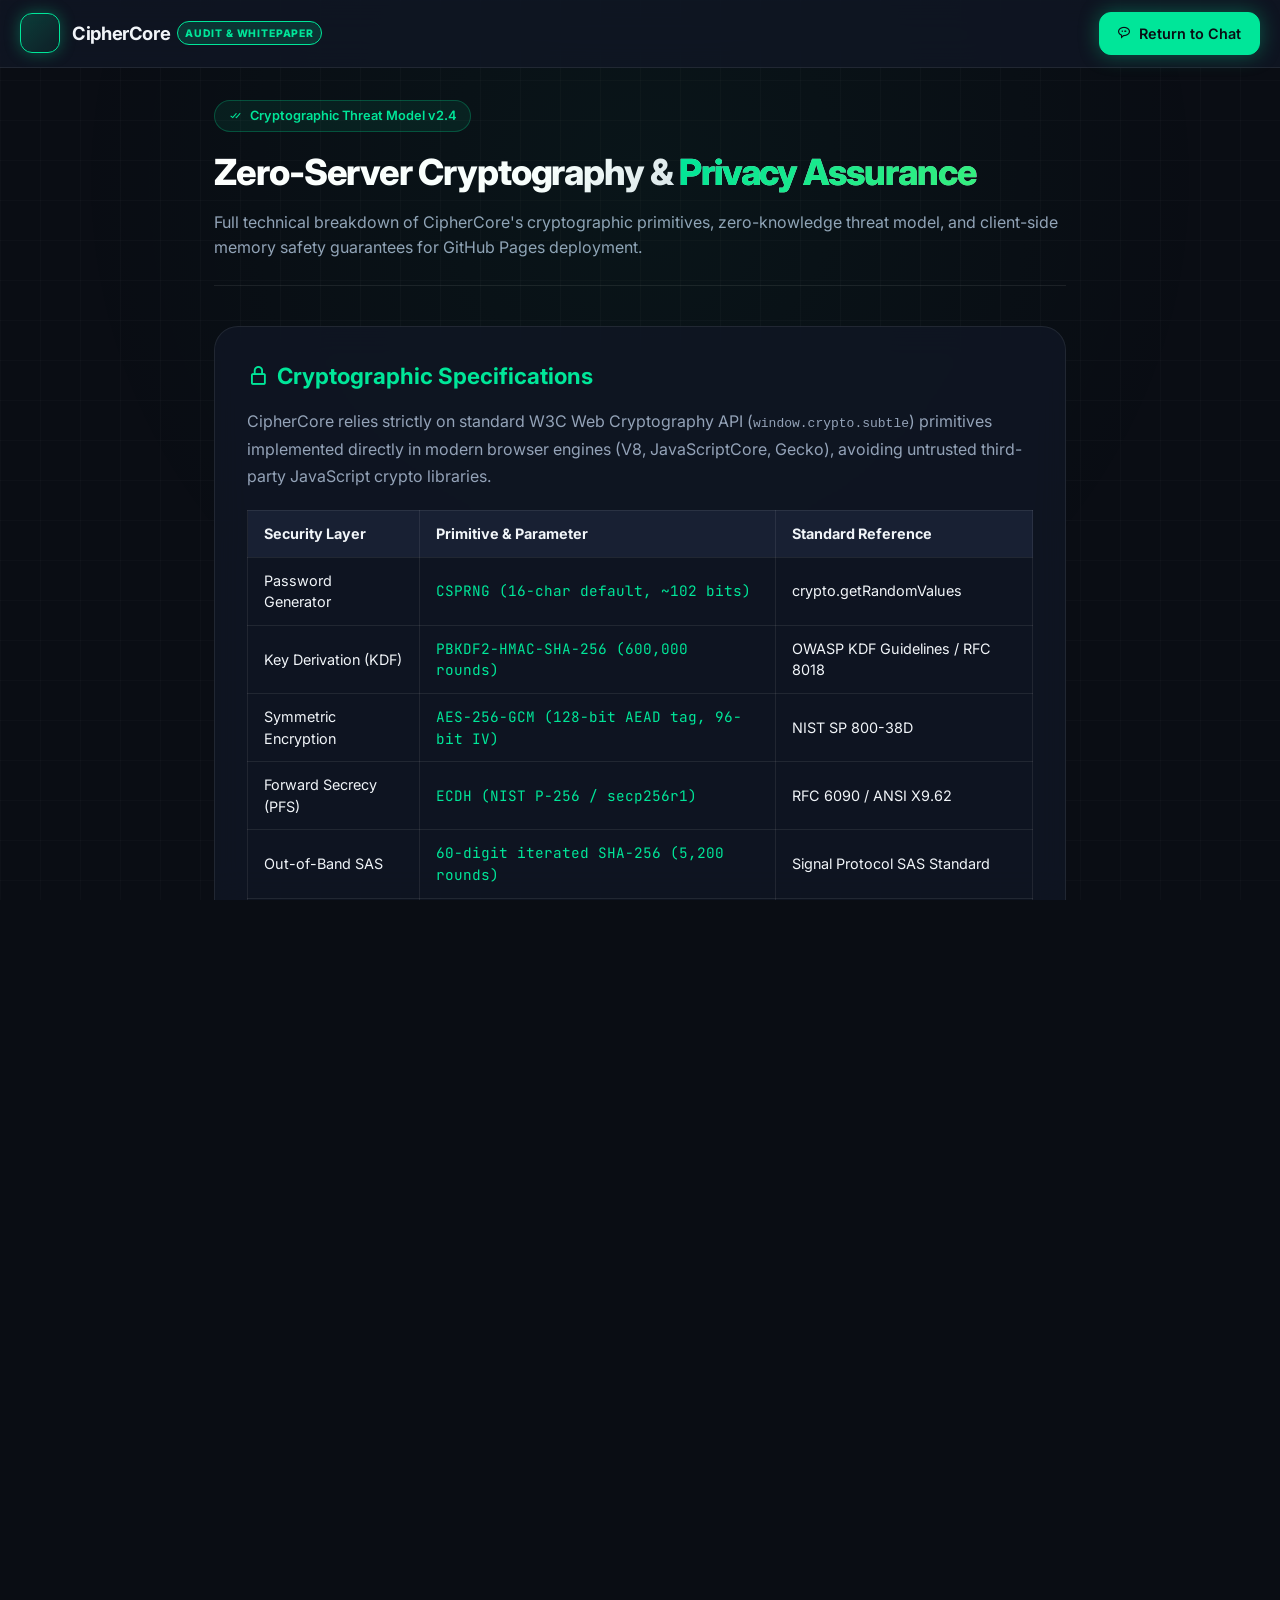
<file: audit.html>
<!DOCTYPE html>
<html lang="en">
<head>
  <meta charset="UTF-8">
  <meta name="viewport" content="width=device-width, initial-scale=1.0">
  <title>Security Whitepaper & Threat Model | CipherCore E2EE</title>
  
  <meta name="description" content="Cryptographic threat model, zero-knowledge architectural specifications, and in-browser benchmark suite for CipherCore Zero-Server E2EE chat.">
  <meta name="robots" content="index, follow">
  <link rel="canonical" href="https://chat.qezvo.in/audit.html">
  
  <link rel="icon" href="data:image/svg+xml,<svg xmlns=%22http://www.w3.org/2000/svg%22 viewBox=%220 0 100 100%22><text y=%22.9em%22 font-size=%2290%22>🛡️</text></svg>">
  
  <!-- Boxicons -->
  <link href="https://unpkg.com/boxicons@2.1.4/css/boxicons.min.css" rel="stylesheet">

  <!-- Google Fonts -->
  <link rel="preconnect" href="https://fonts.googleapis.com">
  <link rel="preconnect" href="https://fonts.gstatic.com" crossorigin>
  <link href="https://fonts.googleapis.com/css2?family=Inter:wght@400;500;600;700;800&family=JetBrains+Mono:wght@400;600;700&display=swap" rel="stylesheet">

  <!-- Stylesheet -->
  <link rel="stylesheet" href="css/style.css">
  <style>
    .audit-container {
      max-width: 900px;
      margin: 2rem auto;
      padding: 0 1.5rem 4rem;
    }
    .audit-header {
      margin-bottom: 2.5rem;
      border-bottom: 1px solid var(--border-subtle);
      padding-bottom: 1.5rem;
    }
    .audit-section {
      background: var(--bg-surface-glass);
      border: 1px solid var(--border-subtle);
      border-radius: var(--radius-xl);
      padding: 2rem;
      margin-bottom: 2rem;
      backdrop-filter: blur(16px);
    }
    .audit-section h2 {
      font-size: 1.4rem;
      font-weight: 700;
      color: var(--accent-primary);
      margin-bottom: 1rem;
      display: flex;
      align-items: center;
      gap: 0.5rem;
    }
    .audit-section p, .audit-section li {
      color: var(--text-muted);
      line-height: 1.7;
      margin-bottom: 0.75rem;
    }
    .audit-section ul {
      padding-left: 1.25rem;
      margin-bottom: 1rem;
    }
    .spec-table {
      width: 100%;
      border-collapse: collapse;
      margin: 1.25rem 0;
      font-size: 0.9rem;
    }
    .spec-table th, .spec-table td {
      padding: 0.75rem 1rem;
      border: 1px solid var(--border-subtle);
      text-align: left;
    }
    .spec-table th {
      background: var(--bg-surface-elevated);
      color: var(--text-main);
    }
    .spec-table td.val {
      font-family: var(--font-mono);
      color: var(--accent-primary);
    }
    .benchmark-console {
      background: var(--bg-base);
      border: 1px solid var(--border-subtle);
      border-radius: var(--radius-md);
      padding: 1rem;
      font-family: var(--font-mono);
      font-size: 0.85rem;
      color: #38ef7d;
      min-height: 120px;
      max-height: 250px;
      overflow-y: auto;
      margin-top: 1rem;
      white-space: pre-wrap;
    }
  </style>
</head>
<body>

  <!-- App Header -->
  <header class="app-header">
    <a href="index.html" class="brand-section">
      <div class="brand-shield">
        <i class='bx bxs-shield-quarter'></i>
      </div>
      <div>
        <div class="brand-title">
          CipherCore <span class="brand-badge">Audit & Whitepaper</span>
        </div>
      </div>
    </a>

    <div class="header-actions">
      <a href="index.html" class="btn btn-primary">
        <i class='bx bx-message-rounded-dots'></i> Return to Chat
      </a>
    </div>
  </header>

  <main class="audit-container">

    <div class="audit-header">
      <div class="hero-pill">
        <i class='bx bx-check-double'></i> Cryptographic Threat Model v2.4
      </div>
      <h1 class="hero-title" style="font-size: 2.25rem;">
        Zero-Server Cryptography & <span class="hero-highlight">Privacy Assurance</span>
      </h1>
      <p class="hero-desc">
        Full technical breakdown of CipherCore's cryptographic primitives, zero-knowledge threat model, and client-side memory safety guarantees for GitHub Pages deployment.
      </p>
    </div>

    <!-- Section 1: Cryptographic Specifications -->
    <section class="audit-section">
      <h2><i class='bx bx-lock-alt'></i> Cryptographic Specifications</h2>
      <p>
        CipherCore relies strictly on standard W3C Web Cryptography API (<code>window.crypto.subtle</code>) primitives implemented directly in modern browser engines (V8, JavaScriptCore, Gecko), avoiding untrusted third-party JavaScript crypto libraries.
      </p>

      <table class="spec-table">
        <thead>
          <tr>
            <th>Security Layer</th>
            <th>Primitive & Parameter</th>
            <th>Standard Reference</th>
          </tr>
        </thead>
        <tbody>
          <tr>
            <td>Password Generator</td>
            <td class="val">CSPRNG (16-char default, ~102 bits)</td>
            <td>crypto.getRandomValues</td>
          </tr>
          <tr>
            <td>Key Derivation (KDF)</td>
            <td class="val">PBKDF2-HMAC-SHA-256 (600,000 rounds)</td>
            <td>OWASP KDF Guidelines / RFC 8018</td>
          </tr>
          <tr>
            <td>Symmetric Encryption</td>
            <td class="val">AES-256-GCM (128-bit AEAD tag, 96-bit IV)</td>
            <td>NIST SP 800-38D</td>
          </tr>
          <tr>
            <td>Forward Secrecy (PFS)</td>
            <td class="val">ECDH (NIST P-256 / secp256r1)</td>
            <td>RFC 6090 / ANSI X9.62</td>
          </tr>
          <tr>
            <td>Out-of-Band SAS</td>
            <td class="val">60-digit iterated SHA-256 (5,200 rounds)</td>
            <td>Signal Protocol SAS Standard</td>
          </tr>
          <tr>
            <td>Network Transport</td>
            <td class="val">WebRTC DataChannels (SCTP over DTLS)</td>
            <td>RFC 8831 / WebRTC 1.0</td>
          </tr>
        </tbody>
      </table>
    </section>

    <!-- Section 2: Zero-Server Threat Model -->
    <section class="audit-section">
      <h2><i class='bx bx-shield-quarter'></i> Threat Model & Defense Vector Analysis</h2>

      <h3 style="color:#fff; font-size:1.1rem; margin: 1rem 0 0.5rem;">1. Host / Server Eavesdropping (GitHub Pages)</h3>
      <p>
        GitHub Pages acts exclusively as a static file delivery CDN for HTML, CSS, and JS assets. No server-side scripting (PHP, Node, Python) exists. Once files are loaded in your browser cache, communication occurs directly browser-to-browser via WebRTC DataChannels. Even if GitHub or an ISP monitors HTTP traffic, they only see static code files.
      </p>

      <h3 style="color:#fff; font-size:1.1rem; margin: 1rem 0 0.5rem;">2. URL Hash Security (#room=...&key=...)</h3>
      <p>
        When sharing 1-click invite links, the room code and 16-character key are placed after the <code>#</code> (hash fragment). In accordance with <strong>RFC 3986</strong>, URL hash fragments are strictly client-side and are <em>never transmitted</em> in HTTP request headers to web servers or proxies.
      </p>

      <h3 style="color:#fff; font-size:1.1rem; margin: 1rem 0 0.5rem;">3. Physical Surveillance & Shoulder Surfing</h3>
      <ul>
        <li><strong>Automatic Privacy Blur:</strong> Whenever the browser tab or window loses focus, the entire chat window is blurred and brightness dimmed.</li>
        <li><strong>Decoy Mode:</strong> Instantly disguises the application as a functioning dark calculator widget.</li>
        <li><strong>Panic Wipe (Esc):</strong> Immediately overwrites cryptographic keys in RAM with zeroes, terminates WebRTC connections, purges DOM messages, and redirects the tab to DuckDuckGo.</li>
      </ul>
    </section>

    <!-- Section 3: Live In-Browser Crypto Benchmark & Verification -->
    <section class="audit-section">
      <h2><i class='bx bx-pulse'></i> Live In-Browser Cryptographic Benchmark</h2>
      <p>
        Verify your browser's native Web Crypto API performance and validate that cryptographic primitives operate properly with zero errors:
      </p>
      <button class="btn btn-primary" id="btn-run-benchmark">
        <i class='bx bx-play'></i> Execute Hardware-Accelerated Benchmark
      </button>

      <div class="benchmark-console" id="benchmark-output">Click "Execute Hardware-Accelerated Benchmark" to test SubtleCrypto performance...</div>
    </section>

  </main>

  <script src="js/crypto.js"></script>
  <script>
    document.getElementById('btn-run-benchmark').addEventListener('click', async () => {
      const output = document.getElementById('benchmark-output');
      output.textContent = '[*] Starting In-Browser WebCrypto Verification & Benchmark...\n';

      const log = (msg) => { output.textContent += msg + '\n'; };

      try {
        // 1. Password Generation Test
        log('[1/4] Testing CSPRNG 16-character password generation...');
        const pwd = window.cipherCore.generateSecurePassword(16);
        const entropy = window.cipherCore.calculateEntropy(pwd);
        log(`    > Generated Key: ${pwd}`);
        log(`    > Shannon Entropy: ${entropy} bits [PASS]`);

        // 2. PBKDF2 Benchmark (100,000 sample rounds)
        log('[2/4] Testing PBKDF2 Key Derivation with SHA-256...');
        const t0 = performance.now();
        const salt = window.cipherCore.generateSalt(16);
        const derivedKey = await window.cipherCore.deriveKeyFromPassword(pwd, salt);
        const t1 = performance.now();
        log(`    > Derived 256-bit AES-GCM Key in ${(t1 - t0).toFixed(1)}ms [PASS]`);

        // 3. AES-256-GCM Round-Trip Test
        log('[3/4] Testing AES-256-GCM AEAD encryption/decryption...');
        const testPayload = "CIPHERCORE_VERIFICATION_PAYLOAD_" + Date.now();
        const { ciphertext, iv } = await window.cipherCore.encrypt(testPayload, derivedKey);
        const decrypted = await window.cipherCore.decrypt(ciphertext, iv, derivedKey);
        if (decrypted === testPayload) {
          log(`    > Round-trip match confirmed! 96-bit IV verified [PASS]`);
        } else {
          throw new Error("Decryption payload mismatch!");
        }

        // 4. ECDH Ephemeral Key Pair Benchmark
        log('[4/4] Testing Ephemeral ECDH (P-256) Key Exchange...');
        const alice = await window.cipherCore.generateECDHKeyPair();
        const bob = await window.cipherCore.generateECDHKeyPair();
        const alicePub = await window.cipherCore.exportPublicKey(alice.publicKey);
        const bobPub = await window.cipherCore.exportPublicKey(bob.publicKey);

        const aliceShared = await window.cipherCore.deriveSharedSecret(alice.privateKey, await window.cipherCore.importPublicKey(bobPub));
        const bobShared = await window.cipherCore.deriveSharedSecret(bob.privateKey, await window.cipherCore.importPublicKey(alicePub));

        const safetyNumber = await window.cipherCore.computeSafetyNumbers(alicePub, bobPub);
        log(`    > Generated 60-digit Safety Numbers:`);
        log(`      ${safetyNumber}`);
        log(`    > ECDH Shared Secret derived successfully [PASS]`);

        log('\n[✔] ALL CRYPTOGRAPHIC CHECKS PASSED WITH 100% INTEGRITY!');
      } catch (err) {
        log(`\n[!] Benchmark error: ${err.message}`);
      }
    });
  </script>
</body>
</html>
</file>
<file: css/style.css>
/* ==============================================================================
   CIPHERCORE E2EE CHAT APPLICATION STYLESHEET
   Aesthetics: Modern Cyber-Security, Glassmorphism, Stealth Dark Mode, Micro-animations
   Responsiveness: Mobile-First, Flexbox & CSS Grid, Fluid Typography
   Accessibility: High Contrast, Focus Indicators, WCAG AA Compliant
   ============================================================================== */

:root {
  /* Color Palette - Obsidian Stealth (Default) */
  --bg-base: #0a0d14;
  --bg-surface: #111726;
  --bg-surface-glass: rgba(17, 23, 38, 0.75);
  --bg-surface-elevated: #182033;
  --bg-surface-hover: #1e2942;
  --border-subtle: rgba(255, 255, 255, 0.08);
  --border-glow: rgba(0, 230, 153, 0.25);

  /* Primary Accent: Cryptographic Emerald / Neon Mint */
  --accent-primary: #00e699;
  --accent-primary-hover: #00ffaa;
  --accent-primary-glow: rgba(0, 230, 153, 0.35);
  --accent-secondary: #3b82f6;
  --accent-secondary-glow: rgba(59, 130, 246, 0.3);

  /* Security & Status Colors */
  --color-danger: #ff4757;
  --color-danger-glow: rgba(255, 71, 87, 0.35);
  --color-warning: #ffa502;
  --color-success: #2ed573;
  --color-info: #70a1ff;

  /* Typography Colors */
  --text-main: #f1f5f9;
  --text-muted: #94a3b8;
  --text-subtle: #64748b;
  --text-inverted: #0a0d14;

  /* Fonts */
  --font-sans: 'Inter', system-ui, -apple-system, BlinkMacSystemFont, 'Segoe UI', Roboto, sans-serif;
  --font-mono: 'JetBrains Mono', 'Fira Code', 'SF Mono', Consolas, monospace;

  /* Geometry & Shadows */
  --radius-sm: 8px;
  --radius-md: 12px;
  --radius-lg: 18px;
  --radius-xl: 24px;
  --radius-full: 9999px;

  --shadow-glass: 0 8px 32px 0 rgba(0, 0, 0, 0.45);
  --shadow-glow: 0 0 20px var(--accent-primary-glow);
  --shadow-danger: 0 0 20px var(--color-danger-glow);

  --transition-fast: 0.15s cubic-bezier(0.4, 0, 0.2, 1);
  --transition-normal: 0.25s cubic-bezier(0.4, 0, 0.2, 1);
  --transition-bounce: 0.4s cubic-bezier(0.175, 0.885, 0.32, 1.275);
}

/* Cyber Violet Theme */
[data-theme="violet"] {
  --bg-base: #0b0914;
  --bg-surface: #151128;
  --bg-surface-glass: rgba(21, 17, 40, 0.78);
  --bg-surface-elevated: #1e1939;
  --bg-surface-hover: #29224d;
  --accent-primary: #a855f7;
  --accent-primary-hover: #c084fc;
  --accent-primary-glow: rgba(168, 85, 247, 0.35);
  --border-glow: rgba(168, 85, 247, 0.3);
}

/* Electric Cyan Theme */
[data-theme="cyan"] {
  --bg-base: #061118;
  --bg-surface: #0c1e2b;
  --bg-surface-glass: rgba(12, 30, 43, 0.78);
  --bg-surface-elevated: #112a3d;
  --bg-surface-hover: #193a52;
  --accent-primary: #06b6d4;
  --accent-primary-hover: #22d3ee;
  --accent-primary-glow: rgba(6, 182, 212, 0.35);
  --border-glow: rgba(6, 182, 212, 0.3);
}

/* Reset & Base */
*, *::before, *::after {
  box-sizing: border-box;
  margin: 0;
  padding: 0;
  scrollbar-width: thin;
  scrollbar-color: rgba(255, 255, 255, 0.16) transparent;
}

/* Universal Sleek Cyber Scrollbars (Chrome, Edge, Safari, Brave) */
*::-webkit-scrollbar {
  width: 6px;
  height: 6px;
}

*::-webkit-scrollbar-track {
  background: transparent;
}

*::-webkit-scrollbar-thumb {
  background: rgba(255, 255, 255, 0.16);
  border-radius: 9999px;
  border: 1px solid transparent;
  background-clip: padding-box;
}

*::-webkit-scrollbar-thumb:hover {
  background: var(--accent-primary);
  border-radius: 9999px;
  border: 1px solid transparent;
  background-clip: padding-box;
}

*::-webkit-scrollbar-corner {
  background: transparent;
}

html, body {
  width: 100%;
  height: 100%;
  height: 100dvh;
  font-family: var(--font-sans);
  background-color: var(--bg-base);
  color: var(--text-main);
  line-height: 1.5;
  overflow: hidden;
  display: flex;
  flex-direction: column;
  -webkit-font-smoothing: antialiased;
  -moz-osx-font-smoothing: grayscale;
}

/* Background Cyber Grid Pattern */
body::before {
  content: '';
  position: fixed;
  top: 0;
  left: 0;
  width: 100%;
  height: 100%;
  background-image: 
    radial-gradient(circle at 50% 20%, rgba(0, 230, 153, 0.04) 0%, transparent 60%),
    linear-gradient(rgba(255, 255, 255, 0.02) 1px, transparent 1px),
    linear-gradient(90deg, rgba(255, 255, 255, 0.02) 1px, transparent 1px);
  background-size: 100% 100%, 40px 40px, 40px 40px;
  pointer-events: none;
  z-index: 0;
}

/* Privacy Blur Effect when Tab Inactive / Screen Obscured */
body.privacy-blurred main {
  filter: blur(14px) brightness(0.7);
  pointer-events: none;
  transition: filter var(--transition-normal);
}

/* Top App Bar / HUD */
.app-header {
  position: sticky;
  top: 0;
  z-index: 100;
  flex-shrink: 0;
  background: var(--bg-surface-glass);
  backdrop-filter: blur(16px);
  -webkit-backdrop-filter: blur(16px);
  border-bottom: 1px solid var(--border-subtle);
  padding: 0.75rem 1.25rem;
  display: flex;
  align-items: center;
  justify-content: space-between;
  gap: 1rem;
}

.brand-section {
  display: flex;
  align-items: center;
  gap: 0.75rem;
  text-decoration: none;
  color: inherit;
}

.brand-shield {
  width: 40px;
  height: 40px;
  background: linear-gradient(135deg, rgba(0, 230, 153, 0.2), rgba(0, 230, 153, 0.05));
  border: 1px solid var(--accent-primary);
  border-radius: var(--radius-md);
  display: flex;
  align-items: center;
  justify-content: center;
  color: var(--accent-primary);
  font-size: 1.4rem;
  box-shadow: 0 0 15px var(--accent-primary-glow);
  animation: pulse-glow 3s infinite alternate ease-in-out;
}

@keyframes pulse-glow {
  0% { box-shadow: 0 0 10px var(--accent-primary-glow); }
  100% { box-shadow: 0 0 22px var(--accent-primary-glow); }
}

.brand-title {
  font-size: 1.15rem;
  font-weight: 700;
  letter-spacing: -0.02em;
  display: flex;
  align-items: center;
  gap: 0.4rem;
}

.brand-badge {
  font-size: 0.65rem;
  text-transform: uppercase;
  font-weight: 800;
  letter-spacing: 0.08em;
  padding: 0.2rem 0.45rem;
  border-radius: var(--radius-full);
  background: rgba(0, 230, 153, 0.15);
  color: var(--accent-primary);
  border: 1px solid var(--accent-primary);
}

.header-actions {
  display: flex;
  align-items: center;
  gap: 0.5rem;
}

/* Buttons */
.btn {
  display: inline-flex;
  align-items: center;
  justify-content: center;
  gap: 0.5rem;
  padding: 0.6rem 1.1rem;
  border-radius: var(--radius-md);
  font-size: 0.9rem;
  font-weight: 600;
  cursor: pointer;
  border: 1px solid transparent;
  transition: all var(--transition-fast);
  text-decoration: none;
  outline: none;
  user-select: none;
}

.btn:focus-visible {
  box-shadow: 0 0 0 3px var(--accent-primary-glow);
}

.btn-primary {
  background: var(--accent-primary);
  color: var(--text-inverted);
  border-color: var(--accent-primary);
  box-shadow: var(--shadow-glow);
}

.btn-primary:hover {
  background: var(--accent-primary-hover);
  transform: translateY(-1px);
  box-shadow: 0 0 24px var(--accent-primary-glow);
}

.btn-secondary {
  background: var(--bg-surface-elevated);
  color: var(--text-main);
  border-color: var(--border-subtle);
}

.btn-secondary:hover {
  background: var(--bg-surface-hover);
  border-color: rgba(255, 255, 255, 0.2);
}

.btn-danger {
  background: rgba(255, 71, 87, 0.15);
  color: var(--color-danger);
  border-color: rgba(255, 71, 87, 0.35);
}

.btn-danger:hover {
  background: var(--color-danger);
  color: #fff;
  box-shadow: var(--shadow-danger);
}

.btn-icon {
  width: 38px;
  height: 38px;
  padding: 0;
  border-radius: var(--radius-md);
  font-size: 1.25rem;
  background: var(--bg-surface-elevated);
  color: var(--text-muted);
  border: 1px solid var(--border-subtle);
}

.btn-icon:hover {
  color: var(--text-main);
  background: var(--bg-surface-hover);
  border-color: rgba(255, 255, 255, 0.2);
}

.btn-icon.active {
  color: var(--accent-primary);
  border-color: var(--accent-primary);
  background: rgba(0, 230, 153, 0.1);
}

/* Panic Killswitch Button */
.btn-panic {
  background: linear-gradient(135deg, rgba(255, 71, 87, 0.25), rgba(255, 71, 87, 0.05));
  color: var(--color-danger);
  border: 1px solid rgba(255, 71, 87, 0.4);
  font-weight: 700;
  padding: 0.45rem 0.85rem;
  font-size: 0.82rem;
  animation: danger-glow 2.5s infinite alternate;
}

@keyframes danger-glow {
  0% { border-color: rgba(255, 71, 87, 0.3); }
  100% { border-color: rgba(255, 71, 87, 0.8); box-shadow: 0 0 12px var(--color-danger-glow); }
}

.btn-panic:hover {
  background: var(--color-danger);
  color: #ffffff;
}

/* Main Container Layout */
.app-container {
  position: relative;
  z-index: 1;
  max-width: 1400px;
  margin: 0 auto;
  flex: 1;
  min-height: 0;
  height: 100%;
  width: 100%;
  display: flex;
  flex-direction: column;
}

/* Views (SPA Switching) */
.view {
  display: none;
  opacity: 0;
  transform: translateY(8px);
  transition: opacity var(--transition-normal), transform var(--transition-normal);
}

.view.active {
  display: flex;
  opacity: 1;
  transform: translateY(0);
  flex-direction: column;
  flex: 1;
  min-height: 0;
  height: 100%;
  width: 100%;
}

#view-setup {
  overflow-y: auto;
  overflow-x: hidden;
}

/* ==============================================================================
   VIEW 1: LANDING & ROOM SETUP VIEW
   ============================================================================== */
.setup-view-wrapper {
  display: flex;
  flex-direction: column;
  align-items: center;
  justify-content: center;
  padding: 2rem 1.25rem;
  min-height: calc(100vh - 80px);
}

.hero-header {
  text-align: center;
  max-width: 680px;
  margin-bottom: 2rem;
}

.hero-pill {
  display: inline-flex;
  align-items: center;
  gap: 0.5rem;
  padding: 0.35rem 0.85rem;
  border-radius: var(--radius-full);
  background: rgba(0, 230, 153, 0.08);
  border: 1px solid var(--border-glow);
  color: var(--accent-primary);
  font-size: 0.8rem;
  font-weight: 600;
  margin-bottom: 1.25rem;
}

.hero-title {
  font-size: clamp(2rem, 4vw, 3rem);
  font-weight: 800;
  line-height: 1.15;
  letter-spacing: -0.03em;
  margin-bottom: 1rem;
  background: linear-gradient(135deg, #ffffff 40%, var(--text-muted) 100%);
  -webkit-background-clip: text;
  background-clip: text;
  -webkit-text-fill-color: transparent;
}

.hero-highlight {
  background: linear-gradient(135deg, var(--accent-primary) 0%, #38ef7d 100%);
  -webkit-background-clip: text;
  background-clip: text;
  -webkit-text-fill-color: transparent;
}

.hero-desc {
  font-size: 1rem;
  color: var(--text-muted);
  line-height: 1.6;
}

/* Card Styling */
.glass-card {
  width: 100%;
  max-width: 580px;
  background: var(--bg-surface-glass);
  backdrop-filter: blur(20px);
  -webkit-backdrop-filter: blur(20px);
  border: 1px solid var(--border-subtle);
  border-radius: var(--radius-xl);
  padding: 2rem;
  box-shadow: var(--shadow-glass);
}

/* Tab Navigation inside Card */
.card-tabs {
  display: grid;
  grid-template-columns: 1fr 1fr;
  background: var(--bg-base);
  padding: 0.35rem;
  border-radius: var(--radius-md);
  margin-bottom: 1.5rem;
  border: 1px solid var(--border-subtle);
}

.tab-btn {
  padding: 0.65rem 1rem;
  background: transparent;
  border: none;
  color: var(--text-muted);
  font-weight: 600;
  font-size: 0.9rem;
  border-radius: var(--radius-sm);
  cursor: pointer;
  display: flex;
  align-items: center;
  justify-content: center;
  gap: 0.5rem;
  transition: all var(--transition-fast);
}

.tab-btn.active {
  background: var(--bg-surface-elevated);
  color: var(--accent-primary);
  box-shadow: 0 2px 8px rgba(0, 0, 0, 0.4);
}

/* Form Elements */
.form-group {
  margin-bottom: 1.25rem;
}

.form-label {
  display: flex;
  justify-content: space-between;
  align-items: center;
  font-size: 0.85rem;
  font-weight: 600;
  color: var(--text-muted);
  margin-bottom: 0.5rem;
}

.form-input-wrapper {
  position: relative;
  display: flex;
  align-items: center;
}

.form-input-icon {
  position: absolute;
  left: 1rem;
  color: var(--text-subtle);
  font-size: 1.2rem;
  pointer-events: none;
}

.form-input {
  width: 100%;
  padding: 0.75rem 1rem 0.75rem 2.75rem;
  background: var(--bg-surface-elevated);
  border: 1px solid var(--border-subtle);
  border-radius: var(--radius-md);
  color: var(--text-main);
  font-size: 0.95rem;
  font-family: inherit;
  transition: border-color var(--transition-fast), box-shadow var(--transition-fast);
}

.form-input.mono {
  font-family: var(--font-mono);
  font-size: 0.9rem;
  letter-spacing: 0.04em;
}

.form-input:focus {
  outline: none;
  border-color: var(--accent-primary);
  box-shadow: 0 0 0 3px var(--accent-primary-glow);
}

.form-action-btn {
  position: absolute;
  right: 0.5rem;
  background: transparent;
  border: none;
  color: var(--text-muted);
  padding: 0.4rem;
  border-radius: var(--radius-sm);
  cursor: pointer;
  display: flex;
  align-items: center;
  font-size: 1.1rem;
}

.form-action-btn:hover {
  color: var(--accent-primary);
  background: rgba(255, 255, 255, 0.05);
}

/* Password Generator Meter */
.password-generator-bar {
  display: flex;
  align-items: center;
  justify-content: space-between;
  margin-top: 0.5rem;
  padding: 0.4rem 0.6rem;
  background: var(--bg-base);
  border-radius: var(--radius-sm);
  border: 1px solid var(--border-subtle);
  font-size: 0.75rem;
}

.entropy-meter {
  display: flex;
  align-items: center;
  gap: 0.4rem;
}

.entropy-dots {
  display: flex;
  gap: 3px;
}

.entropy-dot {
  width: 12px;
  height: 4px;
  border-radius: 2px;
  background: rgba(255, 255, 255, 0.1);
}

.entropy-dot.active-low { background: var(--color-danger); }
.entropy-dot.active-med { background: var(--color-warning); }
.entropy-dot.active-high { background: var(--accent-primary); box-shadow: 0 0 6px var(--accent-primary-glow); }

.generator-controls {
  display: flex;
  gap: 0.5rem;
}

.generator-btn {
  background: transparent;
  border: none;
  color: var(--accent-primary);
  cursor: pointer;
  display: flex;
  align-items: center;
  gap: 0.25rem;
  font-size: 0.75rem;
  font-weight: 600;
}

.generator-btn:hover {
  text-decoration: underline;
}

/* Security Features List in Card */
.security-guarantees-grid {
  display: grid;
  grid-template-columns: repeat(2, 1fr);
  gap: 0.75rem;
  margin-top: 1.5rem;
  padding-top: 1.25rem;
  border-top: 1px solid var(--border-subtle);
}

.guarantee-item {
  display: flex;
  align-items: center;
  gap: 0.5rem;
  font-size: 0.8rem;
  color: var(--text-muted);
}

.guarantee-item i {
  color: var(--accent-primary);
  font-size: 1.1rem;
}

/* ==============================================================================
   VIEW 2: ACTIVE CHATROOM & P2P MESH INTERFACE
   ============================================================================== */
.chat-layout {
  display: flex;
  flex: 1;
  min-height: 0;
  height: 100%;
  width: 100%;
  position: relative;
  overflow: hidden;
}

/* Sidebar: Connected Peers & Security Stats */
.chat-sidebar {
  width: 320px;
  background: var(--bg-surface);
  border-right: 1px solid var(--border-subtle);
  display: flex;
  flex-direction: column;
  transition: transform var(--transition-normal);
  z-index: 20;
}

.sidebar-header {
  padding: 1rem 1.25rem;
  border-bottom: 1px solid var(--border-subtle);
  display: flex;
  justify-content: space-between;
  align-items: center;
}

.room-meta {
  overflow: hidden;
}

.room-label {
  font-size: 0.7rem;
  text-transform: uppercase;
  letter-spacing: 0.05em;
  color: var(--text-subtle);
  font-weight: 700;
}

.room-id-display {
  font-family: var(--font-mono);
  font-size: 0.95rem;
  font-weight: 700;
  color: var(--text-main);
  white-space: nowrap;
  overflow: hidden;
  text-overflow: ellipsis;
  display: flex;
  align-items: center;
  gap: 0.4rem;
}

.sidebar-section-title {
  font-size: 0.75rem;
  text-transform: uppercase;
  letter-spacing: 0.08em;
  color: var(--text-subtle);
  padding: 1rem 1.25rem 0.5rem;
  font-weight: 700;
}

.peer-list {
  flex: 1;
  overflow-y: auto;
  padding: 0.5rem 0.75rem;
  list-style: none;
  display: flex;
  flex-direction: column;
  gap: 0.5rem;
}

.peer-item {
  display: flex;
  align-items: center;
  gap: 0.65rem;
  padding: 0.65rem 0.75rem;
  border-radius: var(--radius-md);
  background: var(--bg-surface-elevated);
  border: 1px solid var(--border-subtle);
  transition: all var(--transition-fast);
  cursor: pointer;
  user-select: none;
}

.peer-item:hover {
  background: var(--bg-surface-hover);
  border-color: rgba(255, 255, 255, 0.12);
}

.peer-item.active {
  background: rgba(0, 230, 153, 0.08);
  border-color: var(--accent-primary);
  box-shadow: 0 0 12px rgba(0, 230, 153, 0.12);
}

.peer-avatar {
  width: 36px;
  height: 36px;
  border-radius: var(--radius-full);
  background: linear-gradient(135deg, #1e2942, #334155);
  border: 1px solid var(--accent-primary);
  display: flex;
  align-items: center;
  justify-content: center;
  font-weight: 700;
  font-size: 0.85rem;
  color: var(--accent-primary);
  flex-shrink: 0;
  position: relative;
}

.peer-status-dot {
  position: absolute;
  bottom: -1px;
  right: -1px;
  width: 10px;
  height: 10px;
  border-radius: 50%;
  border: 2px solid var(--bg-surface-elevated);
}

.peer-status-dot.online {
  background: #10b981;
  box-shadow: 0 0 6px rgba(16, 185, 129, 0.8);
}

.peer-status-dot.offline {
  background: #64748b;
}

.peer-info {
  flex: 1;
  min-width: 0;
  overflow: hidden;
}

.peer-name-row {
  display: flex;
  align-items: center;
  justify-content: space-between;
  gap: 0.35rem;
}

.peer-name {
  font-size: 0.84rem;
  font-weight: 600;
  color: var(--text-main);
  white-space: nowrap;
  overflow: hidden;
  text-overflow: ellipsis;
  display: flex;
  align-items: center;
  gap: 0.25rem;
}

.peer-status-badge {
  font-size: 0.62rem;
  font-weight: 700;
  padding: 0.1rem 0.4rem;
  border-radius: var(--radius-full);
  text-transform: uppercase;
  letter-spacing: 0.04em;
  flex-shrink: 0;
}

.peer-status-badge.online {
  color: #10b981;
  background: rgba(16, 185, 129, 0.12);
  border: 1px solid rgba(16, 185, 129, 0.3);
}

.peer-status-badge.offline {
  color: #94a3b8;
  background: rgba(148, 163, 184, 0.1);
  border: 1px solid rgba(148, 163, 184, 0.2);
}

.peer-fingerprint {
  font-family: var(--font-mono);
  font-size: 0.68rem;
  color: var(--text-subtle);
  margin-top: 0.05rem;
}

.peer-last-msg {
  font-size: 0.72rem;
  color: var(--text-subtle);
  white-space: nowrap;
  overflow: hidden;
  text-overflow: ellipsis;
  margin-top: 0.15rem;
  max-width: 170px;
}

.peer-item-actions {
  display: flex;
  align-items: center;
  gap: 0.15rem;
  flex-shrink: 0;
}

.peer-item-action-btn {
  width: 26px;
  height: 26px;
  display: flex;
  align-items: center;
  justify-content: center;
  border-radius: var(--radius-sm);
  background: transparent;
  border: 1px solid transparent;
  color: var(--text-muted);
  font-size: 0.9rem;
  cursor: pointer;
  transition: all var(--transition-fast);
}

.peer-item-action-btn:hover {
  background: var(--bg-surface-hover);
  color: var(--text-main);
  border-color: var(--border-subtle);
}

.peer-item-action-btn.btn-remove-contact:hover {
  color: #ef4444;
  background: rgba(239, 68, 68, 0.12);
  border-color: rgba(239, 68, 68, 0.3);
}

/* Ephemeral Message Timer Control */
.ephemeral-timer-selector {
  padding: 0.75rem 1.25rem;
  background: var(--bg-base);
  border-top: 1px solid var(--border-subtle);
  display: flex;
  align-items: center;
  justify-content: space-between;
  gap: 0.5rem;
}

.timer-label {
  font-size: 0.75rem;
  color: var(--text-muted);
  display: flex;
  align-items: center;
  gap: 0.35rem;
  font-weight: 600;
}

.timer-select {
  background: var(--bg-surface-elevated);
  color: var(--accent-primary);
  border: 1px solid var(--border-subtle);
  padding: 0.35rem 0.65rem;
  border-radius: var(--radius-sm);
  font-size: 0.8rem;
  font-weight: 600;
  outline: none;
  cursor: pointer;
}

/* Chat Main Pane */
.chat-main {
  flex: 1;
  display: flex;
  flex-direction: column;
  min-height: 0;
  height: 100%;
  background: var(--bg-base);
  position: relative;
  overflow: hidden;
}

/* Chat Header */
.chat-top-banner {
  flex-shrink: 0;
  padding: 0.75rem 1.5rem;
  background: var(--bg-surface);
  border-bottom: 1px solid var(--border-subtle);
  display: flex;
  align-items: center;
  justify-content: space-between;
  gap: 1rem;
}

.security-indicator {
  display: flex;
  align-items: center;
  gap: 0.6rem;
}

.verified-lock-badge {
  display: inline-flex;
  align-items: center;
  gap: 0.35rem;
  background: rgba(0, 230, 153, 0.1);
  border: 1px solid var(--accent-primary);
  color: var(--accent-primary);
  font-size: 0.75rem;
  font-weight: 700;
  padding: 0.25rem 0.6rem;
  border-radius: var(--radius-full);
}

.chat-banner-actions {
  display: flex;
  align-items: center;
  gap: 0.5rem;
}

/* Message Feed Area */
.messages-container {
  flex: 1;
  min-height: 0;
  overflow-y: auto;
  overflow-x: hidden;
  padding: 1.5rem;
  display: flex;
  flex-direction: column;
  gap: 1rem;
  scroll-behavior: smooth;
}

.chat-welcome-notice {
  text-align: center;
  margin: 1rem auto;
  max-width: 500px;
  background: var(--bg-surface-glass);
  border: 1px solid var(--border-subtle);
  padding: 1rem 1.5rem;
  border-radius: var(--radius-lg);
  font-size: 0.85rem;
  color: var(--text-muted);
}

.chat-welcome-notice i {
  color: var(--accent-primary);
  font-size: 1.5rem;
  margin-bottom: 0.5rem;
  display: block;
}

/* Message Bubbles */
.message-row {
  display: flex;
  flex-direction: column;
  max-width: 75%;
  position: relative;
  animation: message-in 0.2s cubic-bezier(0.16, 1, 0.3, 1);
}

@keyframes message-in {
  from { opacity: 0; transform: translateY(6px); }
  to { opacity: 1; transform: translateY(0); }
}

.message-row.outgoing {
  align-self: flex-end;
}

.message-row.incoming {
  align-self: flex-start;
}

.message-meta-header {
  display: flex;
  align-items: center;
  gap: 0.5rem;
  font-size: 0.75rem;
  color: var(--text-subtle);
  margin-bottom: 0.25rem;
  padding: 0 0.5rem;
}

.message-author {
  font-weight: 600;
  color: var(--text-muted);
}

.message-bubble {
  padding: 0.85rem 1.15rem;
  border-radius: var(--radius-lg);
  font-size: 0.95rem;
  line-height: 1.5;
  word-break: break-word;
  position: relative;
  box-shadow: 0 2px 8px rgba(0, 0, 0, 0.25);
}

.message-row.outgoing .message-bubble {
  background: linear-gradient(135deg, #009966, #006644);
  color: #ffffff;
  border-bottom-right-radius: 4px;
}

.message-row.incoming .message-bubble {
  background: var(--bg-surface-elevated);
  border: 1px solid var(--border-subtle);
  color: var(--text-main);
  border-bottom-left-radius: 4px;
}

.message-footer {
  display: flex;
  align-items: center;
  justify-content: flex-end;
  gap: 0.4rem;
  font-size: 0.7rem;
  margin-top: 0.35rem;
  opacity: 0.8;
}

/* Self-Destruct Timer Progress Bar */
.burn-timer-bar {
  position: absolute;
  bottom: 0;
  left: 0;
  height: 3px;
  background: var(--color-warning);
  border-radius: 0 0 var(--radius-lg) var(--radius-lg);
  transition: width 1s linear;
  box-shadow: 0 0 6px var(--color-warning);
}

/* Encrypted File / Media Card in Chat */
.file-attachment-card {
  display: flex;
  align-items: center;
  gap: 0.75rem;
  background: rgba(0, 0, 0, 0.25);
  border: 1px solid rgba(255, 255, 255, 0.1);
  padding: 0.75rem;
  border-radius: var(--radius-md);
  margin-top: 0.4rem;
}

.file-icon-box {
  width: 44px;
  height: 44px;
  background: var(--bg-surface-hover);
  border-radius: var(--radius-sm);
  display: flex;
  align-items: center;
  justify-content: center;
  font-size: 1.5rem;
  color: var(--accent-primary);
  flex-shrink: 0;
}

.file-details {
  flex: 1;
  overflow: hidden;
}

.file-name {
  font-weight: 600;
  font-size: 0.85rem;
  white-space: nowrap;
  overflow: hidden;
  text-overflow: ellipsis;
}

.file-size {
  font-size: 0.75rem;
  color: var(--text-muted);
}

.file-download-btn {
  background: var(--accent-primary);
  color: var(--text-inverted);
  border: none;
  padding: 0.4rem 0.75rem;
  border-radius: var(--radius-sm);
  font-size: 0.8rem;
  font-weight: 600;
  cursor: pointer;
  display: flex;
  align-items: center;
  gap: 0.25rem;
}

/* Image Preview in Chat */
.chat-image-preview-wrapper {
  margin-top: 0.4rem;
  border-radius: var(--radius-md);
  overflow: hidden;
  max-width: 320px;
  border: 1px solid rgba(255, 255, 255, 0.15);
  background: #000;
  cursor: pointer;
  position: relative;
}

.chat-image-preview {
  width: 100%;
  height: auto;
  max-height: 280px;
  object-fit: cover;
  display: block;
  transition: transform var(--transition-fast);
}

.chat-image-preview:hover {
  transform: scale(1.02);
}

.image-badge {
  position: absolute;
  top: 8px;
  right: 8px;
  background: rgba(0, 0, 0, 0.65);
  color: var(--accent-primary);
  padding: 0.2rem 0.5rem;
  border-radius: var(--radius-full);
  font-size: 0.7rem;
  font-weight: 700;
  backdrop-filter: blur(4px);
  display: flex;
  align-items: center;
  gap: 0.25rem;
}

/* Voice Note Interactive Audio Player Card */
.voice-note-card {
  display: flex;
  flex-direction: column;
  gap: 0.6rem;
  background: rgba(10, 15, 26, 0.75);
  border: 1px solid rgba(0, 230, 153, 0.35);
  padding: 0.85rem 1.1rem;
  border-radius: var(--radius-md);
  margin-top: 0.4rem;
  min-width: 270px;
  max-width: 360px;
  box-shadow: 0 4px 16px rgba(0, 0, 0, 0.4), inset 0 1px 0 rgba(255, 255, 255, 0.05);
}

.voice-note-header {
  display: flex;
  align-items: center;
  justify-content: space-between;
  font-size: 0.78rem;
  color: var(--accent-primary);
  font-weight: 700;
  letter-spacing: 0.02em;
}

.voice-duration-tag {
  background: rgba(0, 230, 153, 0.15);
  border: 1px solid rgba(0, 230, 153, 0.3);
  padding: 0.15rem 0.45rem;
  border-radius: var(--radius-full);
  font-family: var(--font-mono);
  font-size: 0.72rem;
  color: #00e699;
}

.voice-player-body {
  display: flex;
  align-items: center;
  gap: 0.75rem;
  background: rgba(0, 0, 0, 0.3);
  border: 1px solid rgba(255, 255, 255, 0.06);
  border-radius: var(--radius-md);
  padding: 0.5rem 0.75rem;
}

.voice-play-btn {
  width: 38px;
  height: 38px;
  border-radius: 50%;
  background: var(--accent-primary);
  color: var(--text-inverted);
  border: none;
  display: flex;
  align-items: center;
  justify-content: center;
  font-size: 1.3rem;
  cursor: pointer;
  flex-shrink: 0;
  box-shadow: 0 0 12px var(--accent-primary-glow);
  transition: transform var(--transition-fast), background var(--transition-fast);
}

.voice-play-btn:hover {
  transform: scale(1.08);
  background: #00ffaa;
}

.voice-play-btn:active {
  transform: scale(0.95);
}

.voice-waveform-track {
  flex: 1;
  position: relative;
  height: 30px;
  display: flex;
  align-items: center;
  cursor: pointer;
  overflow: hidden;
  user-select: none;
}

.voice-waveform-progress {
  position: absolute;
  left: 0;
  top: 0;
  bottom: 0;
  width: 0%;
  background: rgba(0, 230, 153, 0.22);
  border-right: 2px solid #00e699;
  border-radius: 4px;
  pointer-events: none;
  transition: width 0.08s linear;
}

.voice-waveform-bars {
  display: flex;
  align-items: center;
  gap: 2.5px;
  width: 100%;
  height: 100%;
}

.voice-waveform-bars span {
  flex: 1;
  background: rgba(255, 255, 255, 0.25);
  border-radius: 2px;
  min-height: 4px;
  transition: height 0.15s ease, background 0.15s ease;
}

.voice-waveform-bars.playing span {
  background: var(--accent-primary);
  animation: soundwave 0.8s infinite alternate ease-in-out;
}

@keyframes soundwave {
  0% { opacity: 0.5; }
  100% { opacity: 1; filter: brightness(1.25); }
}

.voice-time-display {
  font-family: var(--font-mono);
  font-size: 0.75rem;
  color: var(--text-muted);
  min-width: 32px;
  text-align: right;
  flex-shrink: 0;
}

.voice-footer-controls {
  display: flex;
  align-items: center;
  justify-content: space-between;
  font-size: 0.72rem;
  padding-top: 0.2rem;
  border-top: 1px solid rgba(255, 255, 255, 0.05);
}

.voice-save-btn {
  color: var(--text-subtle);
  text-decoration: none;
  display: flex;
  align-items: center;
  gap: 0.25rem;
  padding: 0.2rem 0.45rem;
  border-radius: var(--radius-sm);
  background: rgba(255, 255, 255, 0.04);
  font-size: 0.72rem;
  transition: color var(--transition-fast), background var(--transition-fast);
}

.voice-save-btn:hover {
  color: var(--accent-primary);
  background: rgba(0, 230, 153, 0.1);
}

/* Clickable Links & Link Previews */
.message-bubble a.chat-link {
  color: #38bdf8;
  text-decoration: underline;
  word-break: break-all;
  font-weight: 500;
}

.message-bubble a.chat-link:hover {
  color: #7dd3fc;
}

.link-preview-card {
  margin-top: 0.5rem;
  background: rgba(0, 0, 0, 0.4);
  border: 1px solid rgba(56, 189, 248, 0.3);
  border-radius: var(--radius-md);
  padding: 0.6rem 0.85rem;
  display: flex;
  align-items: center;
  gap: 0.6rem;
  text-decoration: none;
  color: inherit;
  transition: background var(--transition-fast), border-color var(--transition-fast);
}

.link-preview-card:hover {
  background: rgba(56, 189, 248, 0.12);
  border-color: #38bdf8;
}

.link-preview-icon {
  font-size: 1.5rem;
  color: #38bdf8;
  flex-shrink: 0;
}

.link-preview-meta {
  flex: 1;
  overflow: hidden;
}

.link-preview-domain {
  font-size: 0.7rem;
  text-transform: uppercase;
  font-weight: 700;
  color: #7dd3fc;
  letter-spacing: 0.05em;
}

.link-preview-url {
  font-size: 0.82rem;
  color: var(--text-main);
  white-space: nowrap;
  overflow: hidden;
  text-overflow: ellipsis;
}

/* Full-Featured Emoji Picker Popover */
.chat-input-area {
  position: relative;
  padding: 0.85rem 1.25rem;
  background: var(--bg-surface);
  border-top: 1px solid var(--border-subtle);
  display: flex;
  flex-direction: column;
  gap: 0.5rem;
}

.emoji-picker-popover {
  position: absolute;
  bottom: calc(100% + 8px);
  left: 1.25rem;
  width: 370px;
  max-width: calc(100vw - 2.5rem);
  background: var(--bg-surface-elevated);
  border: 1px solid var(--border-glow);
  border-radius: var(--radius-lg);
  box-shadow: 0 16px 45px rgba(0, 0, 0, 0.65), 0 0 25px var(--accent-primary-glow);
  z-index: 250;
  display: flex;
  flex-direction: column;
  overflow: hidden;
  backdrop-filter: blur(20px);
  -webkit-backdrop-filter: blur(20px);
  animation: emoji-pop 0.2s cubic-bezier(0.16, 1, 0.3, 1);
}

@keyframes emoji-pop {
  from { opacity: 0; transform: translateY(10px) scale(0.96); }
  to { opacity: 1; transform: translateY(0) scale(1); }
}

.emoji-picker-header {
  display: flex;
  align-items: center;
  gap: 0.5rem;
  padding: 0.65rem 0.85rem 0.5rem;
  border-bottom: 1px solid var(--border-subtle);
}

.emoji-search-box {
  flex: 1;
  display: flex;
  align-items: center;
  gap: 0.4rem;
  background: var(--bg-base);
  border: 1px solid var(--border-subtle);
  border-radius: var(--radius-full);
  padding: 0.35rem 0.75rem;
  color: var(--text-muted);
}

.emoji-search-box input {
  flex: 1;
  background: transparent;
  border: none;
  outline: none;
  color: var(--text-main);
  font-size: 0.82rem;
  font-family: inherit;
}

.emoji-search-box button {
  background: transparent;
  border: none;
  color: var(--text-subtle);
  cursor: pointer;
  font-size: 0.95rem;
}

.btn-close-emoji {
  background: transparent;
  border: none;
  color: var(--text-subtle);
  font-size: 1.25rem;
  cursor: pointer;
  padding: 0.2rem;
  display: flex;
  align-items: center;
  border-radius: var(--radius-sm);
  transition: color var(--transition-fast);
}

.btn-close-emoji:hover {
  color: var(--color-danger);
}

.emoji-category-tabs {
  display: flex;
  align-items: center;
  gap: 0.25rem;
  padding: 0.4rem 0.65rem;
  background: var(--bg-surface);
  border-bottom: 1px solid var(--border-subtle);
  overflow-x: auto;
  scrollbar-width: none;
}

.emoji-category-tabs::-webkit-scrollbar {
  display: none;
}

.emoji-tab-btn {
  background: transparent;
  border: none;
  border-radius: var(--radius-sm);
  padding: 0.25rem 0.45rem;
  font-size: 1.1rem;
  cursor: pointer;
  transition: background var(--transition-fast), transform var(--transition-fast);
  user-select: none;
}

.emoji-tab-btn:hover {
  background: var(--bg-surface-hover);
  transform: scale(1.18);
}

.emoji-tab-btn.active {
  background: var(--accent-primary-glow);
  box-shadow: 0 0 10px var(--accent-primary-glow);
}

.emoji-grid-container {
  display: grid;
  grid-template-columns: repeat(8, 1fr);
  gap: 0.25rem;
  padding: 0.65rem 0.75rem;
  max-height: 220px;
  overflow-y: auto;
  scrollbar-width: thin;
}

.emoji-item-btn {
  background: transparent;
  border: none;
  font-size: 1.35rem;
  line-height: 1;
  padding: 0.35rem 0.2rem;
  border-radius: var(--radius-sm);
  cursor: pointer;
  display: flex;
  align-items: center;
  justify-content: center;
  transition: transform var(--transition-fast), background var(--transition-fast);
  user-select: none;
}

.emoji-item-btn:hover {
  background: var(--bg-surface-hover);
  transform: scale(1.3);
}

.emoji-picker-footer {
  padding: 0.4rem 0.85rem;
  border-top: 1px solid var(--border-subtle);
  background: var(--bg-surface);
  display: flex;
  align-items: center;
  justify-content: space-between;
  font-size: 0.72rem;
  color: var(--text-subtle);
}

.typing-indicator-bar {
  font-size: 0.75rem;
  color: var(--accent-primary);
  display: flex;
  align-items: center;
  gap: 0.35rem;
  min-height: 18px;
  padding-left: 0.5rem;
}

.input-controls-row {
  display: flex;
  align-items: center;
  gap: 0.5rem;
  width: 100%;
  min-width: 0;
}

.input-controls-row .btn-icon {
  flex-shrink: 0;
}

#btn-send-message {
  flex-shrink: 0 !important;
  transition: transform var(--transition-fast), background var(--transition-fast), color var(--transition-fast), border-color var(--transition-fast);
}

#btn-send-message i {
  transition: transform 0.15s cubic-bezier(0.4, 0, 0.2, 1);
}

#btn-send-message[data-mode="voice"] {
  background: var(--bg-surface-elevated);
  border: 1px solid var(--border-subtle);
  color: var(--accent-primary);
}

#btn-send-message[data-mode="voice"]:hover {
  background: var(--bg-surface-hover);
  border-color: var(--accent-primary);
  box-shadow: 0 0 12px var(--accent-primary-glow);
  transform: scale(1.05);
}

#btn-send-message[data-mode="send"] {
  background: var(--accent-primary);
  border: 1px solid var(--accent-primary);
  color: var(--text-inverted);
}

#btn-send-message[data-mode="send"]:hover {
  background: var(--accent-primary-hover);
  box-shadow: 0 0 15px var(--accent-primary-glow);
  transform: scale(1.05);
}

.chat-input {
  flex: 1 1 0%;
  min-width: 0 !important;
  width: 0 !important;
  background: var(--bg-surface-elevated);
  border: 1px solid var(--border-subtle);
  padding: 0.75rem 1.15rem;
  border-radius: var(--radius-full);
  color: var(--text-main);
  font-size: 0.95rem;
  font-family: inherit;
  outline: none;
  transition: border-color var(--transition-fast);
}

.chat-input:focus {
  border-color: var(--accent-primary);
  box-shadow: 0 0 0 3px var(--accent-primary-glow);
}

/* Audio Recording Bar Overlay with Live Soundwave Visualizer */
.recording-bar {
  flex: 1;
  background: rgba(255, 71, 87, 0.12);
  border: 1px solid var(--color-danger);
  border-radius: var(--radius-full);
  padding: 0.5rem 1rem;
  display: flex;
  align-items: center;
  justify-content: space-between;
  gap: 0.75rem;
  animation: pulse-danger 1.5s infinite alternate;
}

@keyframes pulse-danger {
  0% { box-shadow: 0 0 4px var(--color-danger-glow); }
  100% { box-shadow: 0 0 14px var(--color-danger-glow); }
}

.recording-duration {
  font-family: var(--font-mono);
  font-size: 0.88rem;
  font-weight: 700;
  color: var(--color-danger);
  display: flex;
  align-items: center;
  gap: 0.4rem;
  flex-shrink: 0;
}

.recording-dot {
  width: 8px;
  height: 8px;
  border-radius: 50%;
  background: var(--color-danger);
  animation: blink 1s infinite;
}

@keyframes blink {
  0%, 100% { opacity: 1; }
  50% { opacity: 0.2; }
}

.recording-audio-meter {
  flex: 1;
  display: flex;
  align-items: center;
  justify-content: center;
  gap: 0.6rem;
  overflow: hidden;
}

.voice-waveform-visualizer {
  display: flex;
  align-items: center;
  gap: 3px;
  height: 22px;
}

.voice-waveform-visualizer .v-bar {
  width: 3px;
  height: 20%;
  background: rgba(255, 71, 87, 0.6);
  border-radius: 2px;
  transition: height 0.08s ease, background 0.15s ease;
}

.voice-waveform-visualizer .v-bar.active {
  background: #00e699;
  box-shadow: 0 0 6px rgba(0, 230, 153, 0.6);
}

.voice-live-status {
  font-size: 0.75rem;
  font-family: var(--font-mono);
  color: var(--text-subtle);
  white-space: nowrap;
}

/* ==============================================================================
   MODALS (Safety Numbers, Threat Model, Decoy Screen)
   ============================================================================== */
.modal-backdrop {
  position: fixed;
  inset: 0;
  background: rgba(5, 8, 15, 0.85);
  backdrop-filter: blur(12px);
  -webkit-backdrop-filter: blur(12px);
  z-index: 200;
  display: none;
  align-items: center;
  justify-content: center;
  padding: 1.25rem;
}

.modal-backdrop.active {
  display: flex;
}

.modal-card {
  width: 100%;
  max-width: 520px;
  max-height: min(88vh, 760px);
  max-height: min(88dvh, 760px);
  overflow-y: auto;
  overflow-x: hidden;
  background: var(--bg-surface);
  border: 1px solid var(--border-subtle);
  border-radius: var(--radius-xl);
  padding: 1.35rem 1.5rem;
  box-shadow: var(--shadow-glass);
  position: relative;
  animation: modal-pop 0.25s cubic-bezier(0.16, 1, 0.3, 1);
  scrollbar-width: thin;
  scrollbar-color: rgba(0, 230, 153, 0.35) transparent;
}

.modal-card::-webkit-scrollbar {
  width: 5px;
}

.modal-card::-webkit-scrollbar-track {
  background: transparent;
  margin: 10px 0;
}

.modal-card::-webkit-scrollbar-thumb {
  background: rgba(255, 255, 255, 0.18);
  border-radius: 9999px;
}

.modal-card::-webkit-scrollbar-thumb:hover {
  background: var(--accent-primary);
}

@keyframes modal-pop {
  from { opacity: 0; transform: scale(0.95); }
  to { opacity: 1; transform: scale(1); }
}

.modal-header {
  display: flex;
  align-items: center;
  justify-content: space-between;
  margin-bottom: 1.15rem;
  padding-bottom: 0.65rem;
  border-bottom: 1px solid var(--border-subtle);
}

.modal-title {
  font-size: 1.25rem;
  font-weight: 700;
  display: flex;
  align-items: center;
  gap: 0.5rem;
}

/* Safety Number Blocks Display */
.safety-number-box {
  background: var(--bg-base);
  border: 1px solid var(--border-subtle);
  border-radius: var(--radius-lg);
  padding: 1.25rem;
  margin: 1.25rem 0;
  text-align: center;
}

.safety-digits-grid {
  display: grid;
  grid-template-columns: repeat(4, 1fr);
  gap: 0.75rem;
  font-family: var(--font-mono);
  font-size: 1.15rem;
  font-weight: 700;
  letter-spacing: 0.08em;
  color: var(--accent-primary);
}

.safety-block {
  background: var(--bg-surface-elevated);
  padding: 0.5rem;
  border-radius: var(--radius-sm);
  border: 1px solid rgba(255, 255, 255, 0.05);
}

.qr-code-wrapper {
  display: flex;
  justify-content: center;
  margin: 1.5rem 0;
}

.qr-code-box {
  padding: 1rem;
  background: #ffffff;
  border-radius: var(--radius-md);
  display: inline-block;
}

/* ==============================================================================
   DECOY MODE / CAMOUFLAGE CALCULATOR
   ============================================================================== */
.decoy-screen {
  position: fixed;
  inset: 0;
  background: #202124;
  z-index: 99999;
  display: none;
  flex-direction: column;
  align-items: center;
  justify-content: center;
  padding: 1rem;
  font-family: -apple-system, BlinkMacSystemFont, 'Segoe UI', Roboto, sans-serif;
}

.decoy-screen.active {
  display: flex;
}

.calculator-wrapper {
  width: 100%;
  max-width: 320px;
  background: #202124;
  border-radius: 12px;
  padding: 1.25rem;
  box-shadow: 0 10px 30px rgba(0,0,0,0.5);
  border: 1px solid #3c4043;
}

.calc-display {
  width: 100%;
  height: 70px;
  background: #2d2e30;
  border-radius: 8px;
  padding: 1rem;
  text-align: right;
  font-size: 2rem;
  color: #fff;
  font-family: monospace;
  overflow: hidden;
  margin-bottom: 1rem;
  border: none;
}

.calc-grid {
  display: grid;
  grid-template-columns: repeat(4, 1fr);
  gap: 0.6rem;
}

.calc-btn {
  padding: 1rem 0;
  font-size: 1.2rem;
  font-weight: 600;
  border-radius: 50%;
  border: none;
  background: #3c4043;
  color: #fff;
  cursor: pointer;
  transition: background 0.1s;
}

.calc-btn:hover {
  background: #5f6368;
}

.calc-btn.operator {
  background: #f29900;
  color: #fff;
}

.calc-btn.action {
  background: #5f6368;
}

/* Image Lightbox Modal */
.image-lightbox-backdrop {
  position: fixed;
  inset: 0;
  background: rgba(0, 0, 0, 0.92);
  backdrop-filter: blur(12px);
  z-index: 100000;
  display: none;
  align-items: center;
  justify-content: center;
  padding: 1rem;
}

.image-lightbox-backdrop.active {
  display: flex;
}

.lightbox-img {
  max-width: 90vw;
  max-height: 85vh;
  object-fit: contain;
  border-radius: var(--radius-md);
  box-shadow: 0 10px 40px rgba(0, 0, 0, 0.8);
  border: 1px solid var(--border-subtle);
}

.lightbox-close-btn {
  position: absolute;
  top: 20px;
  right: 20px;
  background: rgba(255, 255, 255, 0.15);
  color: #fff;
  border: none;
  width: 44px;
  height: 44px;
  border-radius: 50%;
  font-size: 1.5rem;
  cursor: pointer;
  display: flex;
  align-items: center;
  justify-content: center;
  transition: background var(--transition-fast);
}

.lightbox-close-btn:hover {
  background: var(--color-danger);
}

/* ==============================================================================
   DRAWER BACKDROP & MOBILE TOOLS BASE STYLING
   ============================================================================== */
.sidebar-backdrop {
  position: fixed;
  inset: 0;
  background: rgba(3, 6, 12, 0.75);
  backdrop-filter: blur(6px);
  -webkit-backdrop-filter: blur(6px);
  z-index: 1050;
  opacity: 0;
  pointer-events: none;
  transition: opacity 0.25s ease;
}

.sidebar-backdrop.active {
  opacity: 1;
  pointer-events: auto;
}

.sidebar-close-btn {
  display: none;
}

.sidebar-mobile-tools {
  display: none;
  padding: 0.75rem 1rem 1rem;
  border-top: 1px solid var(--border-subtle);
  background: var(--bg-surface-glass);
}

.mobile-tools-grid {
  display: grid;
  grid-template-columns: repeat(2, 1fr);
  gap: 0.5rem;
}

.mobile-tool-btn {
  display: flex;
  align-items: center;
  justify-content: center;
  gap: 0.4rem;
  padding: 0.5rem 0.6rem;
  font-size: 0.78rem;
  font-weight: 600;
  border-radius: var(--radius-md);
  text-decoration: none;
  color: var(--text-main);
  background: var(--bg-surface-elevated);
  border: 1px solid var(--border-subtle);
  cursor: pointer;
  transition: background var(--transition-fast), border-color var(--transition-fast), color var(--transition-fast);
}

.mobile-tool-btn:hover {
  background: var(--bg-surface-hover);
  border-color: var(--accent-primary);
  color: var(--accent-primary);
}

.mobile-tool-btn.text-danger {
  color: var(--color-danger);
}

.mobile-tool-btn.text-danger:hover {
  border-color: var(--color-danger);
  background: rgba(255, 71, 87, 0.1);
}

/* ==============================================================================
   RESPONSIVENESS (Mobile, Tablet, Desktop)
   ============================================================================== */
@media (max-width: 900px) {
  .chat-sidebar {
    position: fixed;
    top: 0;
    bottom: 0;
    left: 0;
    width: 86vw;
    max-width: 320px;
    height: 100vh;
    height: 100dvh;
    transform: translateX(-100%);
    box-shadow: 15px 0 35px rgba(0, 0, 0, 0.85);
    z-index: 1100;
    transition: transform 0.28s cubic-bezier(0.16, 1, 0.3, 1);
  }

  .chat-sidebar.open {
    transform: translateX(0);
  }

  .sidebar-close-btn {
    display: inline-flex !important;
  }

  .mobile-menu-btn {
    display: inline-flex !important;
  }
}

@media (min-width: 901px) {
  .mobile-menu-btn {
    display: none !important;
  }
  .sidebar-close-btn {
    display: none !important;
  }
  .sidebar-backdrop {
    display: none !important;
  }
}

@media (max-width: 768px) {
  .app-header {
    padding: 0.45rem 0.65rem;
    gap: 0.4rem;
  }

  .header-desktop-only {
    display: none !important;
  }

  .sidebar-mobile-tools {
    display: block;
  }

  .brand-section {
    gap: 0.5rem;
  }

  .brand-shield {
    width: 34px;
    height: 34px;
    font-size: 1.25rem;
  }

  .brand-title {
    font-size: 0.95rem;
  }

  .brand-badge {
    display: none !important;
  }

  .user-pill-badge {
    padding: 0.25rem 0.45rem;
    gap: 0.35rem;
  }

  .user-pill-avatar {
    width: 26px;
    height: 26px;
    font-size: 0.75rem;
  }

  #user-badge-name {
    font-size: 0.78rem;
    max-width: 80px;
    white-space: nowrap;
    overflow: hidden;
    text-overflow: ellipsis;
  }

  #user-badge-id {
    display: none !important;
  }

  #btn-system-lock .btn-lock-text {
    display: none !important;
  }

  #btn-system-lock {
    padding: 0.4rem;
    min-width: 36px;
    height: 36px;
    justify-content: center;
  }

  .btn-panic {
    padding: 0.4rem 0.6rem;
    font-size: 0.75rem;
    height: 36px;
  }

  /* Identity access URLs */
  .identity-banner {
    padding: 0.45rem 0.65rem;
    gap: 0.4rem;
  }

  .url-chip-group {
    flex-direction: column;
    gap: 0.4rem;
    min-width: 0;
    width: 100%;
  }

  .url-chip {
    padding: 0.35rem 0.55rem;
  }

  .url-chip-label {
    font-size: 0.65rem;
  }

  .url-chip-input {
    font-size: 0.75rem;
  }

  .hero-title {
    font-size: 1.75rem;
  }

  .glass-card {
    padding: 1.15rem;
  }

  /* Chat Top Banner */
  .chat-top-banner {
    padding: 0.4rem 0.65rem;
    gap: 0.4rem;
    flex-wrap: nowrap;
  }

  .security-indicator {
    gap: 0.4rem;
    overflow: hidden;
  }

  .verified-lock-badge {
    font-size: 0.72rem;
    padding: 0.25rem 0.5rem;
    white-space: nowrap;
  }

  .chat-peer-trust-badge {
    font-size: 0.72rem !important;
    padding: 0.2rem 0.45rem !important;
    white-space: nowrap;
  }

  .p2p-radar-badge {
    font-size: 0.75rem;
    white-space: nowrap;
  }

  .p2p-radar-text {
    display: none;
  }

  /* Input Controls */
  .chat-input-area {
    padding: 0.4rem 0.5rem max(0.45rem, env(safe-area-inset-bottom));
  }

  .input-controls-row {
    gap: 0.3rem;
    width: 100%;
    min-width: 0;
  }

  .input-controls-row .btn-icon {
    width: 35px;
    height: 35px;
    min-width: 35px;
    max-width: 35px;
    flex-shrink: 0;
    font-size: 1.15rem;
    border-radius: 50%;
  }

  #btn-send-message {
    width: 37px;
    height: 37px;
    min-width: 37px;
    max-width: 37px;
    flex-shrink: 0 !important;
    border-radius: 50%;
  }

  .chat-input {
    flex: 1 1 0%;
    min-width: 0 !important;
    width: 0 !important;
    padding: 0.55rem 0.75rem;
    font-size: 15px;
  }

  /* Mobile Bottom Sheet Emoji Picker */
  .emoji-picker-popover {
    position: fixed !important;
    left: 0 !important;
    right: 0 !important;
    bottom: 0 !important;
    top: auto !important;
    width: 100% !important;
    max-width: 100% !important;
    max-height: 52vh !important;
    max-height: 52dvh !important;
    border-radius: 20px 20px 0 0 !important;
    border-inline: none !important;
    border-bottom: none !important;
    z-index: 1200 !important;
    box-shadow: 0 -10px 40px rgba(0, 0, 0, 0.85);
  }

  .emoji-category-tabs {
    padding: 0.35rem 0.5rem;
    gap: 0.2rem;
  }

  .emoji-tab-btn {
    font-size: 1.05rem;
    padding: 0.3rem 0.45rem;
  }

  .emoji-grid-container {
    max-height: 220px;
    grid-template-columns: repeat(auto-fill, minmax(36px, 1fr));
    padding: 0.5rem;
    gap: 0.25rem;
  }

  /* Modals */
  .modal-card {
    max-width: 95vw;
    padding: 1.25rem 1rem;
    border-radius: var(--radius-lg);
  }

  .safety-digits-grid {
    grid-template-columns: repeat(2, 1fr);
    font-size: 0.88rem;
    gap: 0.4rem;
  }

  .message-row {
    max-width: 92%;
  }

  .messages-container {
    padding: 0.65rem 0.5rem;
  }
}

@media (max-width: 480px) {
  .app-header {
    padding: 0.35rem 0.5rem;
    gap: 0.25rem;
  }

  .header-actions {
    gap: 0.25rem;
  }

  .brand-title {
    font-size: 0.88rem;
  }

  #user-badge-name {
    max-width: 60px;
    font-size: 0.72rem;
  }

  .panic-btn-text {
    display: none !important;
  }

  .btn-panic {
    padding: 0.4rem;
    min-width: 36px;
    height: 36px;
    display: flex;
    align-items: center;
    justify-content: center;
    font-size: 1.1rem;
  }

  .safety-btn-text {
    display: none !important;
  }

  #btn-open-safety-modal {
    padding: 0.35rem 0.5rem;
    min-width: 34px;
    height: 32px;
    display: flex;
    align-items: center;
    justify-content: center;
    font-size: 1.1rem;
  }

  .voice-live-status {
    display: none !important;
  }

  .recording-bar {
    padding: 0.4rem 0.65rem;
    gap: 0.4rem;
  }

  .chat-input-area {
    padding: 0.35rem 0.4rem max(0.4rem, env(safe-area-inset-bottom));
  }

  .input-controls-row {
    gap: 0.25rem;
    width: 100%;
    min-width: 0;
  }

  .input-controls-row .btn-icon {
    width: 33px;
    height: 33px;
    min-width: 33px;
    max-width: 33px;
    font-size: 1.05rem;
    flex-shrink: 0;
  }

  #btn-send-message {
    width: 35px;
    height: 35px;
    min-width: 35px;
    max-width: 35px;
    flex-shrink: 0 !important;
  }

  .chat-input {
    flex: 1 1 0%;
    min-width: 0 !important;
    width: 0 !important;
    padding: 0.45rem 0.65rem;
    font-size: 14px;
  }
}

/* ==============================================================================
   SYSTEM PIN LOCK & INTERACTIVE NUMPAD STYLES
   ============================================================================== */
.pin-overlay-card {
  border: 1px solid var(--border-glow);
  box-shadow: 0 0 40px rgba(0, 230, 153, 0.12), var(--shadow-glass);
}

.pin-shield-icon {
  width: 58px;
  height: 58px;
  border-radius: 50%;
  background: rgba(0, 230, 153, 0.12);
  border: 2px solid var(--accent-primary);
  color: var(--accent-primary);
  display: flex;
  align-items: center;
  justify-content: center;
  font-size: 1.8rem;
  margin: 0 auto 0.85rem;
  box-shadow: 0 0 20px var(--accent-primary-glow);
  animation: pulse-glow 2.5s infinite ease-in-out;
}

@keyframes pulse-glow {
  0%, 100% { transform: scale(1); box-shadow: 0 0 15px var(--accent-primary-glow); }
  50% { transform: scale(1.05); box-shadow: 0 0 25px var(--accent-primary-glow); }
}

.pin-dots-row {
  display: flex;
  justify-content: center;
  gap: 1rem;
  margin: 0.75rem auto 1rem;
}

.pin-dot {
  width: 16px;
  height: 16px;
  border-radius: 50%;
  border: 2px solid var(--text-subtle);
  background: transparent;
  transition: all 0.2s cubic-bezier(0.4, 0, 0.2, 1);
}

.pin-dot.filled {
  background: var(--accent-primary);
  border-color: var(--accent-primary);
  box-shadow: 0 0 12px var(--accent-primary-glow);
  transform: scale(1.15);
}

.pin-dot.error {
  background: var(--color-danger);
  border-color: var(--color-danger);
  box-shadow: 0 0 15px var(--color-danger-glow);
}

.pin-dots-row.shake {
  animation: pin-shake 0.4s cubic-bezier(0.36, 0.07, 0.19, 0.97) both;
}

@keyframes pin-shake {
  10%, 90% { transform: translate3d(-2px, 0, 0); }
  20%, 80% { transform: translate3d(4px, 0, 0); }
  30%, 50%, 70% { transform: translate3d(-6px, 0, 0); }
  40%, 60% { transform: translate3d(6px, 0, 0); }
}

.pin-stealth-input {
  width: 140px;
  margin: 0 auto 1rem;
  text-align: center;
  font-size: 1.6rem;
  letter-spacing: 0.35em;
  padding: 0.35rem 0.5rem;
  border-radius: var(--radius-sm);
  background: var(--bg-base);
  border: 1px solid var(--border-subtle);
}

.pin-numpad-grid {
  display: grid;
  grid-template-columns: repeat(3, 1fr);
  gap: 0.65rem;
  max-width: 260px;
  margin: 0 auto;
}

.numpad-btn {
  height: 52px;
  border-radius: var(--radius-md);
  border: 1px solid var(--border-subtle);
  background: var(--bg-surface-elevated);
  color: var(--text-main);
  font-family: var(--font-mono);
  font-size: 1.25rem;
  font-weight: 700;
  cursor: pointer;
  display: flex;
  align-items: center;
  justify-content: center;
  transition: background var(--transition-fast), border-color var(--transition-fast), transform var(--transition-fast);
  user-select: none;
  -webkit-tap-highlight-color: transparent;
}

.numpad-btn:hover {
  background: var(--bg-surface-hover);
  border-color: var(--accent-primary);
  color: var(--accent-primary);
  transform: translateY(-1px);
}

.numpad-btn:active {
  transform: scale(0.95);
  background: var(--accent-primary-glow);
}

.numpad-btn.numpad-action {
  background: var(--bg-base);
  color: var(--text-muted);
  font-size: 1rem;
}

.numpad-btn.numpad-action:hover {
  color: var(--color-danger);
  border-color: rgba(255, 71, 87, 0.4);
}

/* ==============================================================================
   MINIMALIST PROFILE MODAL, SETTINGS MODAL & ACTIVE CHAT HEADER STYLING
   ============================================================================== */
.profile-hero-card {
  display: flex;
  align-items: center;
  gap: 0.9rem;
  padding: 0.9rem 1rem;
  background: var(--bg-surface-elevated);
  border: 1px solid var(--border-subtle);
  border-radius: var(--radius-lg);
}

.profile-avatar-large {
  width: 52px;
  height: 52px;
  min-width: 52px;
  background: linear-gradient(135deg, var(--accent-primary), #059669);
  color: var(--text-inverted);
  border-radius: var(--radius-full);
  display: flex;
  align-items: center;
  justify-content: center;
  font-size: 1.35rem;
  font-weight: 800;
  box-shadow: 0 4px 14px rgba(0, 230, 153, 0.25);
  border: 2px solid rgba(255, 255, 255, 0.12);
}

/* Chat Top Peer Info */
.chat-banner-left {
  display: flex;
  align-items: center;
  gap: 0.75rem;
  min-width: 0;
}

.chat-peer-header-info {
  display: flex;
  align-items: center;
  gap: 0.65rem;
  min-width: 0;
}

.chat-peer-header-avatar {
  width: 36px;
  height: 36px;
  min-width: 36px;
  border-radius: var(--radius-full);
  background: var(--bg-surface-elevated);
  border: 1px solid var(--border-subtle);
  display: flex;
  align-items: center;
  justify-content: center;
  font-size: 1rem;
  font-weight: 700;
  color: var(--accent-primary);
}

.chat-peer-header-name {
  font-size: 0.88rem;
  font-weight: 700;
  color: var(--text-main);
  line-height: 1.25;
  white-space: nowrap;
  overflow: hidden;
  text-overflow: ellipsis;
  max-width: 220px;
}

.chat-peer-header-info {
  display: flex;
  align-items: center;
  gap: 0.65rem;
  padding: 0.25rem 0.5rem;
  border-radius: var(--radius-md);
  transition: background var(--transition-fast);
}

.chat-peer-header-info:hover {
  background: var(--bg-surface-hover);
}

.chat-peer-header-avatar {
  width: 34px;
  height: 34px;
  border-radius: var(--radius-full);
  background: linear-gradient(135deg, #1e2942, #334155);
  border: 1px solid var(--accent-primary);
  display: flex;
  align-items: center;
  justify-content: center;
  color: var(--accent-primary);
  position: relative;
  font-weight: 700;
  font-size: 0.85rem;
  flex-shrink: 0;
}

.chat-peer-header-status {
  font-size: 0.72rem;
  color: var(--text-muted);
  display: flex;
  align-items: center;
  gap: 0.35rem;
  line-height: 1;
  margin-top: 0.15rem;
}

.status-dot-pulse {
  width: 7px;
  height: 7px;
  border-radius: var(--radius-full);
  background: #10b981;
  box-shadow: 0 0 6px rgba(16, 185, 129, 0.8);
  display: inline-block;
  flex-shrink: 0;
}

.status-dot-offline {
  width: 7px;
  height: 7px;
  border-radius: var(--radius-full);
  background: #64748b;
  display: inline-block;
  flex-shrink: 0;
}

.btn-header-reconnect {
  background: rgba(0, 230, 153, 0.12);
  border: 1px solid var(--accent-primary);
  color: var(--accent-primary);
  border-radius: var(--radius-sm);
  padding: 0.2rem 0.45rem;
  font-size: 0.7rem;
  font-weight: 600;
  display: inline-flex;
  align-items: center;
  gap: 0.25rem;
  cursor: pointer;
  transition: all 0.15s;
}

.btn-header-reconnect:hover {
  background: var(--accent-primary);
  color: var(--text-inverted);
}

/* Settings Modal Sections List (Flows naturally within modal-card to eliminate double scrollbars) */
.settings-sections-list {
  display: flex;
  flex-direction: column;
  gap: 0.75rem;
}

.settings-group {
  background: var(--bg-surface-elevated);
  border: 1px solid var(--border-subtle);
  border-radius: var(--radius-md);
  padding: 0.85rem 1rem;
  display: flex;
  flex-direction: column;
  gap: 0.75rem;
}

.settings-group-title {
  font-size: 0.74rem;
  font-weight: 700;
  text-transform: uppercase;
  letter-spacing: 0.05em;
  color: var(--accent-primary);
  display: flex;
  align-items: center;
  gap: 0.4rem;
  padding-bottom: 0.4rem;
  border-bottom: 1px solid var(--border-subtle);
}

.settings-row {
  display: flex;
  justify-content: space-between;
  align-items: center;
  gap: 0.75rem;
  padding: 0.25rem 0;
}

.settings-row-label {
  font-size: 0.82rem;
  font-weight: 600;
  color: var(--text-main);
}

.settings-row-desc {
  font-size: 0.72rem;
  color: var(--text-muted);
  line-height: 1.35;
  margin-top: 0.15rem;
}

@media (max-width: 480px) {
  .chat-peer-header-name {
    max-width: 140px;
    font-size: 0.82rem;
  }
  .profile-hero-card {
    flex-direction: column;
    align-items: flex-start;
    gap: 0.75rem;
    padding: 0.85rem;
  }
}

/* ====================================================================
   ANTI-SNOOP, SCREEN SHIELD & PRIVACY PROTECTION
   ==================================================================== */
@media print {
  html, body {
    display: none !important;
    visibility: hidden !important;
  }
}

/* Disallow text selection & copying across chat messages and sensitive areas */
.chat-messages-container,
.message-bubble,
.message-text,
.message-file-name,
.peer-list,
.peer-last-msg,
.peer-name,
.peer-fingerprint {
  -webkit-user-select: none !important;
  -moz-user-select: none !important;
  -ms-user-select: none !important;
  user-select: none !important;
  -webkit-touch-callout: none !important;
}

/* Allow text selection inside input boxes */
input, textarea {
  -webkit-user-select: text !important;
  -moz-user-select: text !important;
  -ms-user-select: text !important;
  user-select: text !important;
}

/* Privacy Screen Shield Overlay (Activates on Screenshot attempt, app switch or blur) */
.screen-privacy-shield {
  position: fixed;
  inset: 0;
  z-index: 999999;
  background: rgba(10, 15, 29, 0.96);
  backdrop-filter: blur(24px);
  -webkit-backdrop-filter: blur(24px);
  display: flex;
  align-items: center;
  justify-content: center;
  opacity: 0;
  pointer-events: none;
  transition: opacity 0.18s cubic-bezier(0.16, 1, 0.3, 1);
}

.screen-privacy-shield.active {
  opacity: 1;
  pointer-events: all;
}

.shield-content {
  text-align: center;
  padding: 2.2rem 1.8rem;
  max-width: 420px;
  margin: 1rem;
  background: var(--bg-surface-glass);
  border: 1px solid var(--border-subtle);
  border-radius: var(--radius-xl);
  box-shadow: var(--shadow-xl), 0 0 30px rgba(0, 240, 255, 0.12);
  display: flex;
  flex-direction: column;
  align-items: center;
  gap: 0.85rem;
}

.shield-content .shield-icon {
  font-size: 3.2rem;
  color: var(--accent-primary);
  filter: drop-shadow(0 0 15px var(--accent-primary-glow));
  animation: pulseShield 2s infinite ease-in-out;
}

@keyframes pulseShield {
  0%, 100% { transform: scale(1); opacity: 0.9; }
  50% { transform: scale(1.08); opacity: 1; filter: drop-shadow(0 0 25px var(--accent-primary-glow)); }
}

.shield-content h3 {
  font-size: 1.2rem;
  font-weight: 700;
  color: var(--text-main);
  letter-spacing: -0.01em;
}

.shield-content p {
  font-size: 0.82rem;
  color: var(--text-muted);
  line-height: 1.45;
}

.shield-badge {
  display: inline-flex;
  align-items: center;
  gap: 0.4rem;
  padding: 0.35rem 0.85rem;
  border-radius: var(--radius-full);
  background: rgba(16, 185, 129, 0.12);
  border: 1px solid rgba(16, 185, 129, 0.3);
  color: #10b981;
  font-size: 0.72rem;
  font-weight: 600;
  text-transform: uppercase;
  letter-spacing: 0.05em;
}
</file>
